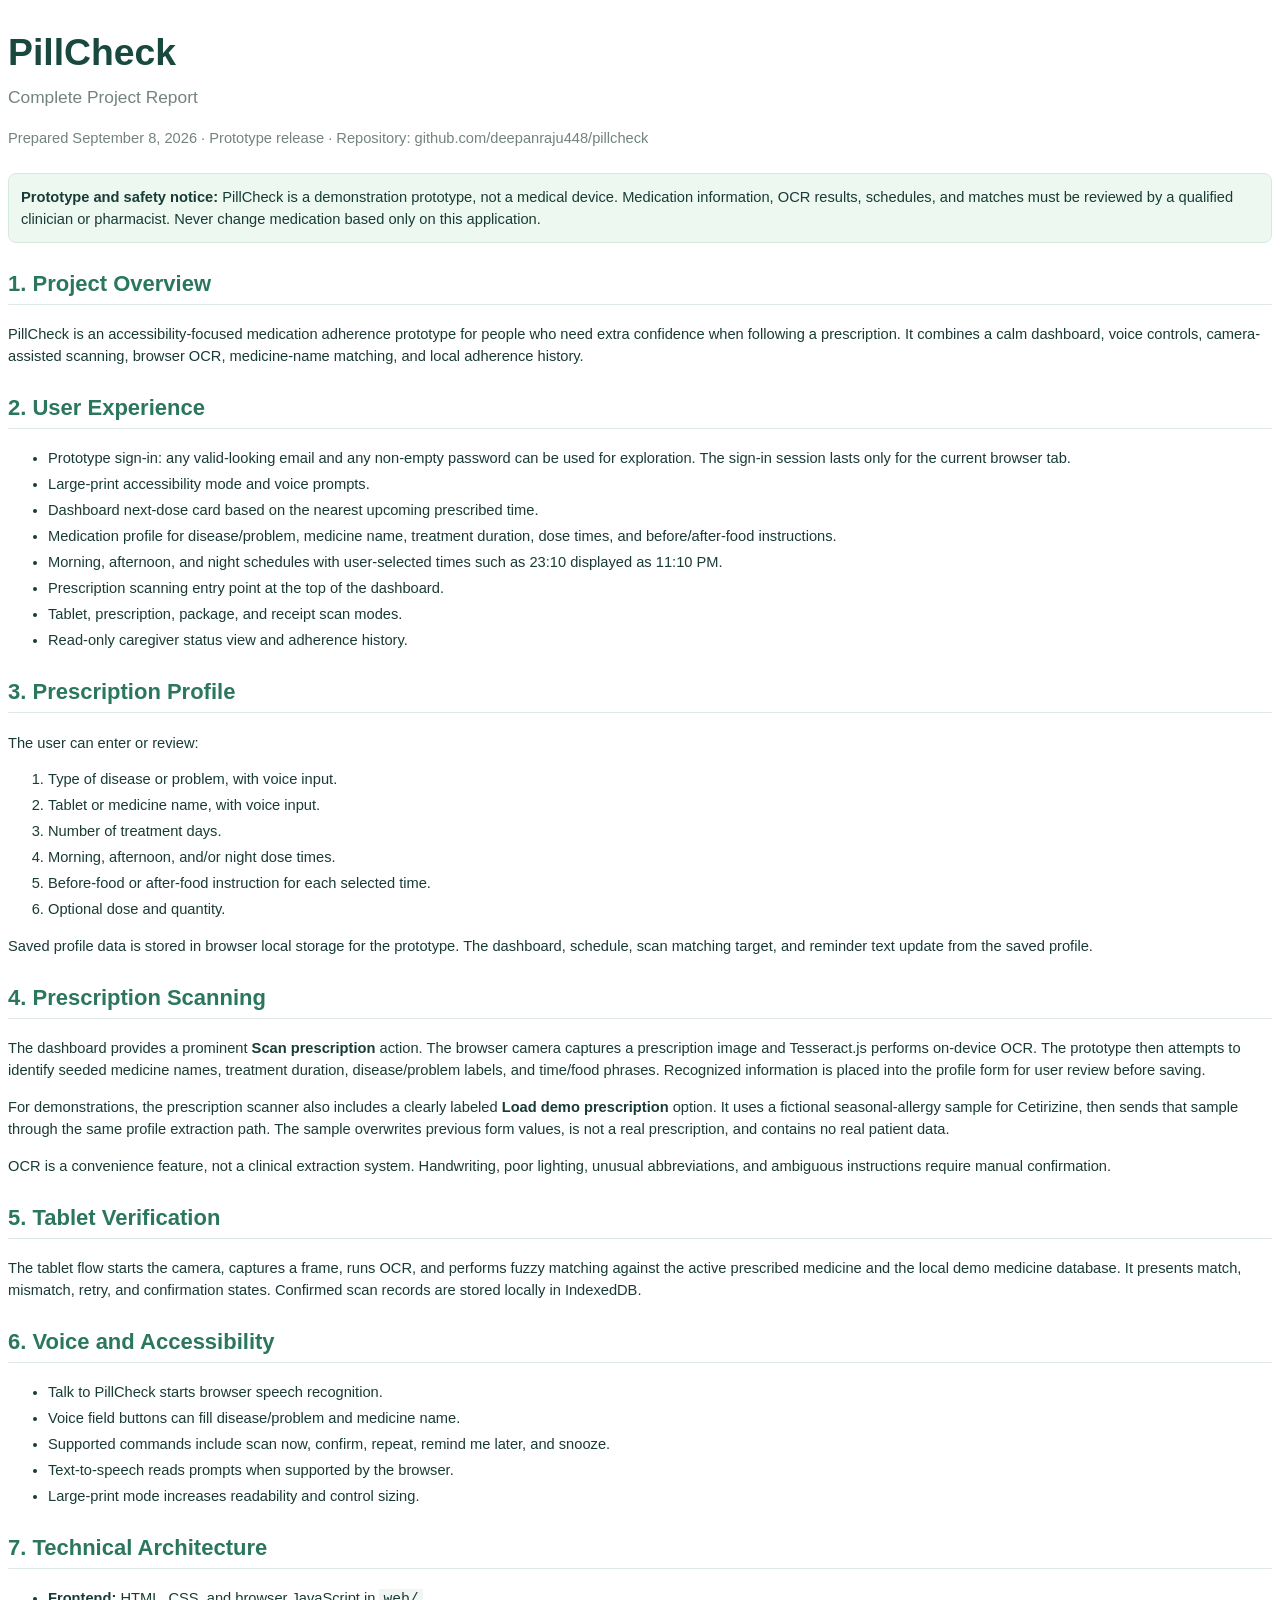
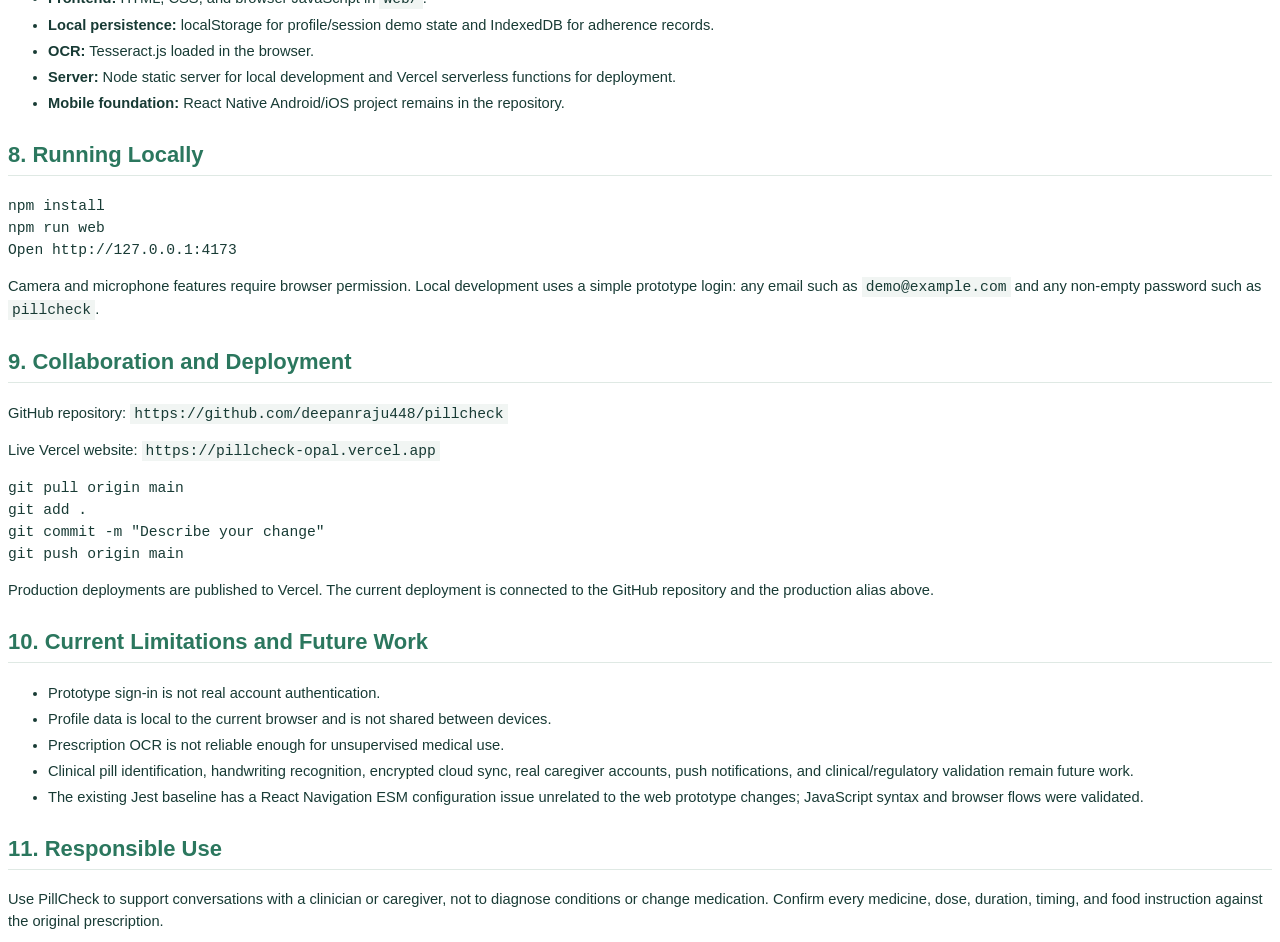
<file: PillCheck-Complete-Report.html>
<!doctype html>
<html>
<head>
  <meta charset="utf-8">
  <title>PillCheck Complete Project Report</title>
  <style>
    @page { size: A4; margin: 18mm; }
    body { font: 11pt Arial, sans-serif; color: #183b35; line-height: 1.5; }
    h1 { color: #19493e; font-size: 28pt; margin-bottom: 4px; }
    h2 { color: #2b775e; border-bottom: 1px solid #dfe9e4; padding-bottom: 4px; margin-top: 24px; }
    h3 { margin-bottom: 4px; }
    .subtitle { color: #73837f; font-size: 13pt; }
    .notice { background: #edf8f1; border: 1px solid #d5ebdc; padding: 12px; border-radius: 8px; }
    .meta { color: #73837f; margin: 16px 0 24px; }
    li { margin: 4px 0; }
    code { background: #f1f5f3; padding: 2px 4px; }
    .page-break { page-break-before: always; }
  </style>
</head>
<body>
  <h1>PillCheck</h1>
  <div class="subtitle">Complete Project Report</div>
  <div class="meta">Prepared September 8, 2026 · Prototype release · Repository: github.com/deepanraju448/pillcheck</div>

  <div class="notice"><strong>Prototype and safety notice:</strong> PillCheck is a demonstration prototype, not a medical device. Medication information, OCR results, schedules, and matches must be reviewed by a qualified clinician or pharmacist. Never change medication based only on this application.</div>

  <h2>1. Project Overview</h2>
  <p>PillCheck is an accessibility-focused medication adherence prototype for people who need extra confidence when following a prescription. It combines a calm dashboard, voice controls, camera-assisted scanning, browser OCR, medicine-name matching, and local adherence history.</p>

  <h2>2. User Experience</h2>
  <ul>
    <li>Prototype sign-in: any valid-looking email and any non-empty password can be used for exploration. The sign-in session lasts only for the current browser tab.</li>
    <li>Large-print accessibility mode and voice prompts.</li>
    <li>Dashboard next-dose card based on the nearest upcoming prescribed time.</li>
    <li>Medication profile for disease/problem, medicine name, treatment duration, dose times, and before/after-food instructions.</li>
    <li>Morning, afternoon, and night schedules with user-selected times such as 23:10 displayed as 11:10 PM.</li>
    <li>Prescription scanning entry point at the top of the dashboard.</li>
    <li>Tablet, prescription, package, and receipt scan modes.</li>
    <li>Read-only caregiver status view and adherence history.</li>
  </ul>

  <h2>3. Prescription Profile</h2>
  <p>The user can enter or review:</p>
  <ol>
    <li>Type of disease or problem, with voice input.</li>
    <li>Tablet or medicine name, with voice input.</li>
    <li>Number of treatment days.</li>
    <li>Morning, afternoon, and/or night dose times.</li>
    <li>Before-food or after-food instruction for each selected time.</li>
    <li>Optional dose and quantity.</li>
  </ol>
  <p>Saved profile data is stored in browser local storage for the prototype. The dashboard, schedule, scan matching target, and reminder text update from the saved profile.</p>

  <h2>4. Prescription Scanning</h2>
  <p>The dashboard provides a prominent <strong>Scan prescription</strong> action. The browser camera captures a prescription image and Tesseract.js performs on-device OCR. The prototype then attempts to identify seeded medicine names, treatment duration, disease/problem labels, and time/food phrases. Recognized information is placed into the profile form for user review before saving.</p>
  <p>For demonstrations, the prescription scanner also includes a clearly labeled <strong>Load demo prescription</strong> option. It uses a fictional seasonal-allergy sample for Cetirizine, then sends that sample through the same profile extraction path. The sample overwrites previous form values, is not a real prescription, and contains no real patient data.</p>
  <p>OCR is a convenience feature, not a clinical extraction system. Handwriting, poor lighting, unusual abbreviations, and ambiguous instructions require manual confirmation.</p>

  <h2>5. Tablet Verification</h2>
  <p>The tablet flow starts the camera, captures a frame, runs OCR, and performs fuzzy matching against the active prescribed medicine and the local demo medicine database. It presents match, mismatch, retry, and confirmation states. Confirmed scan records are stored locally in IndexedDB.</p>

  <h2>6. Voice and Accessibility</h2>
  <ul>
    <li>Talk to PillCheck starts browser speech recognition.</li>
    <li>Voice field buttons can fill disease/problem and medicine name.</li>
    <li>Supported commands include scan now, confirm, repeat, remind me later, and snooze.</li>
    <li>Text-to-speech reads prompts when supported by the browser.</li>
    <li>Large-print mode increases readability and control sizing.</li>
  </ul>

  <h2>7. Technical Architecture</h2>
  <ul>
    <li><strong>Frontend:</strong> HTML, CSS, and browser JavaScript in <code>web/</code>.</li>
    <li><strong>Local persistence:</strong> localStorage for profile/session demo state and IndexedDB for adherence records.</li>
    <li><strong>OCR:</strong> Tesseract.js loaded in the browser.</li>
    <li><strong>Server:</strong> Node static server for local development and Vercel serverless functions for deployment.</li>
    <li><strong>Mobile foundation:</strong> React Native Android/iOS project remains in the repository.</li>
  </ul>

  <h2>8. Running Locally</h2>
  <pre>npm install
npm run web
Open http://127.0.0.1:4173</pre>
  <p>Camera and microphone features require browser permission. Local development uses a simple prototype login: any email such as <code>demo@example.com</code> and any non-empty password such as <code>pillcheck</code>.</p>

  <h2>9. Collaboration and Deployment</h2>
  <p>GitHub repository: <code>https://github.com/deepanraju448/pillcheck</code></p>
  <p>Live Vercel website: <code>https://pillcheck-opal.vercel.app</code></p>
  <pre>git pull origin main
git add .
git commit -m "Describe your change"
git push origin main</pre>
  <p>Production deployments are published to Vercel. The current deployment is connected to the GitHub repository and the production alias above.</p>

  <h2>10. Current Limitations and Future Work</h2>
  <ul>
    <li>Prototype sign-in is not real account authentication.</li>
    <li>Profile data is local to the current browser and is not shared between devices.</li>
    <li>Prescription OCR is not reliable enough for unsupervised medical use.</li>
    <li>Clinical pill identification, handwriting recognition, encrypted cloud sync, real caregiver accounts, push notifications, and clinical/regulatory validation remain future work.</li>
    <li>The existing Jest baseline has a React Navigation ESM configuration issue unrelated to the web prototype changes; JavaScript syntax and browser flows were validated.</li>
  </ul>

  <h2>11. Responsible Use</h2>
  <p>Use PillCheck to support conversations with a clinician or caregiver, not to diagnose conditions or change medication. Confirm every medicine, dose, duration, timing, and food instruction against the original prescription.</p>
</body>
</html>
</file>
